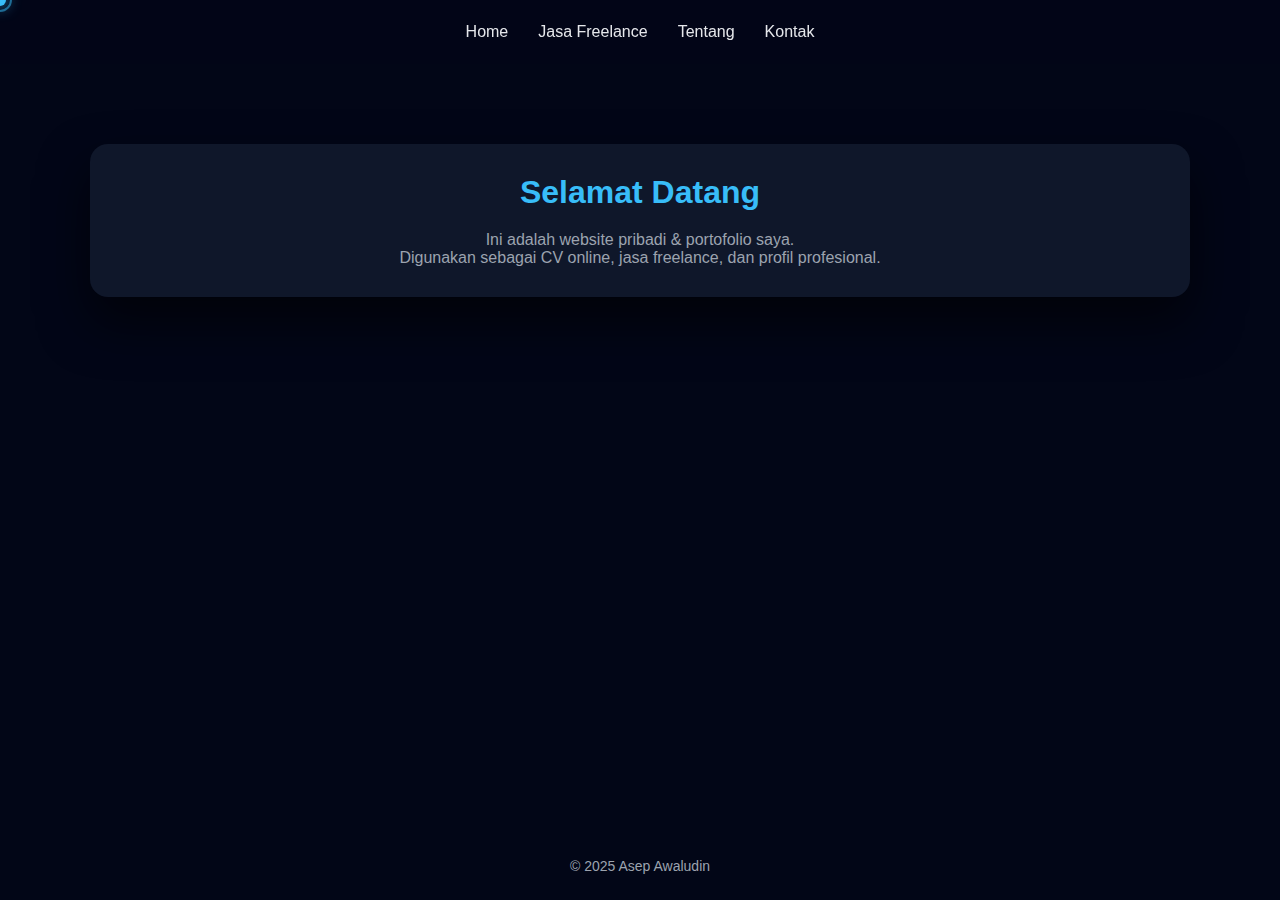
<file: index.html>
<!DOCTYPE html>
<html lang="id">
<head>
    <meta charset="UTF-8">
    <meta name="viewport" content="width=device-width, initial-scale=1.0">
    <title>Home - Asep Awaludin</title>

    <!-- CSS GLOBAL -->
    <link rel="stylesheet" href="style.css">
</head>
<body>

<!-- CUSTOM CURSOR -->
<div class="cursor"></div>
<div class="cursor-trail"></div>

<!-- NAVBAR -->
<nav>
    <ul>
        <li><a href="index.html">Home</a></li>
        <li><a href="jasa.html">Jasa Freelance</a></li>
        <li><a href="tentang.html">Tentang</a></li>
        <li><a href="kontak.html">Kontak</a></li>
    </ul>
</nav>

<!-- CONTENT -->
<div class="container">
    <h1 style="text-align:center; color:var(--accent); margin-bottom:20px;">
        Selamat Datang
    </h1>

    <p class="center" style="text-align:center; color:var(--text-muted); font-size:16px;">
        Ini adalah website pribadi & portofolio saya.<br>
        Digunakan sebagai CV online, jasa freelance, dan profil profesional.
    </p>
</div>

<!-- FOOTER -->
<footer>
    <p>© 2025 Asep Awaludin</p>
    <div class="marquee">
        <span>
            Portofolio & CV Online • Freelance Graphic Designer • Fast Respon WhatsApp •
        </span>
    </div>
</footer>

<!-- JS GLOBAL -->


</body>
    <script>
const cursor = document.querySelector('.cursor');
const trail = document.querySelector('.cursor-trail');

document.addEventListener('mousemove', e => {
    cursor.style.left = e.clientX + 'px';
    cursor.style.top = e.clientY + 'px';

    trail.animate({
        left: e.clientX + 'px',
        top: e.clientY + 'px'
    }, { duration: 120, fill: "forwards" });
});
</script>
</html>
</file>
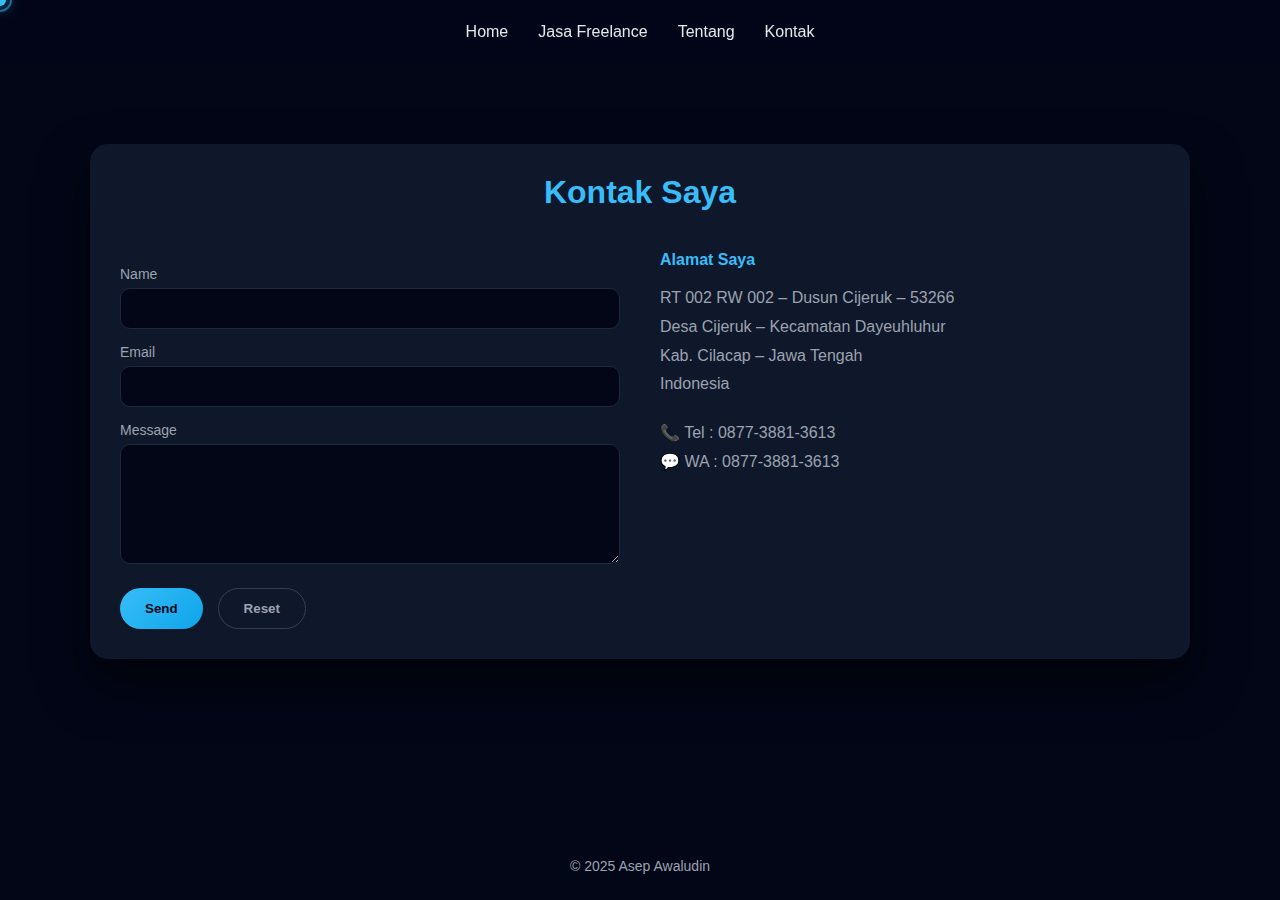
<file: kontak.html>
<!DOCTYPE html>
<html lang="id">
<head>
    <meta charset="UTF-8">
    <title>Kontak</title>
    <link rel="stylesheet" href="style.css">
</head>
<body>
    <div class="cursor"></div>
    <div class="cursor-trail"></div>
<nav>
    <ul>
        <li><a href="index.html">Home</a></li>
        <li><a href="jasa.html">Jasa Freelance</a></li>
        <li><a href="tentang.html">Tentang</a></li>
        <li><a href="kontak.html">Kontak</a></li>
    </ul>
</nav>

<div class="container">
    <div class="panel" id="contactus">
        <h1>Kontak Saya</h1>

        <div class="contact-wrapper">

            <!-- FORM -->
            <div class="contact-col">
                <div id="contact_form">
                        <form method="post" action="https://script.google.com/macros/s/AKfycbwrWKhgDvuRr06RPOk8sUBczRe1o9BHwDUjF8jBytuymwMDVKroi-ihRs654RqfMvs3/exec">
                    <label for="author">Name</label>
                        <input type="text" id="author" name="author" class="input_field" required>

                        <label for="email">Email</label>
                        <input type="email" id="email" name="email" class="input_field" required>

                        <label for="text">Message</label>
                        <textarea id="text" name="text" class="input_field textarea" required></textarea>

                        <div class="btn-group">
                            <input type="submit" class="submit_button primary" value="Send">
                            <input type="reset" class="submit_button secondary" value="Reset">
                        </div>
                    </form>
                </div>
            </div>

            <!-- ALAMAT -->
            <div class="contact-col">
                <h4>Alamat Saya</h4>
                <p>
                    RT 002 RW 002 – Dusun Cijeruk – 53266<br>
                    Desa Cijeruk – Kecamatan Dayeuhluhur<br>
                    Kab. Cilacap – Jawa Tengah<br>
                    Indonesia
                </p>

                <p class="contact-info">
                    📞 Tel : 0877-3881-3613<br>
                    💬 WA : 0877-3881-3613
                </p>
            </div>

        </div>
    </div>
</div>

<footer>
    <p>© 2025 Asep Awaludin</p>
    <div class="marquee">
        <span>Silakan hubungi saya kapan saja • Terima kasih •</span>
    </div>
</footer>

</body>
    <script>
const cursor = document.querySelector('.cursor');
const trail = document.querySelector('.cursor-trail');

document.addEventListener('mousemove', e => {
    cursor.style.left = e.clientX + 'px';
    cursor.style.top = e.clientY + 'px';

    trail.animate({
        left: e.clientX + 'px',
        top: e.clientY + 'px'
    }, { duration: 120, fill: "forwards" });
});
</script>


</html>
</file>
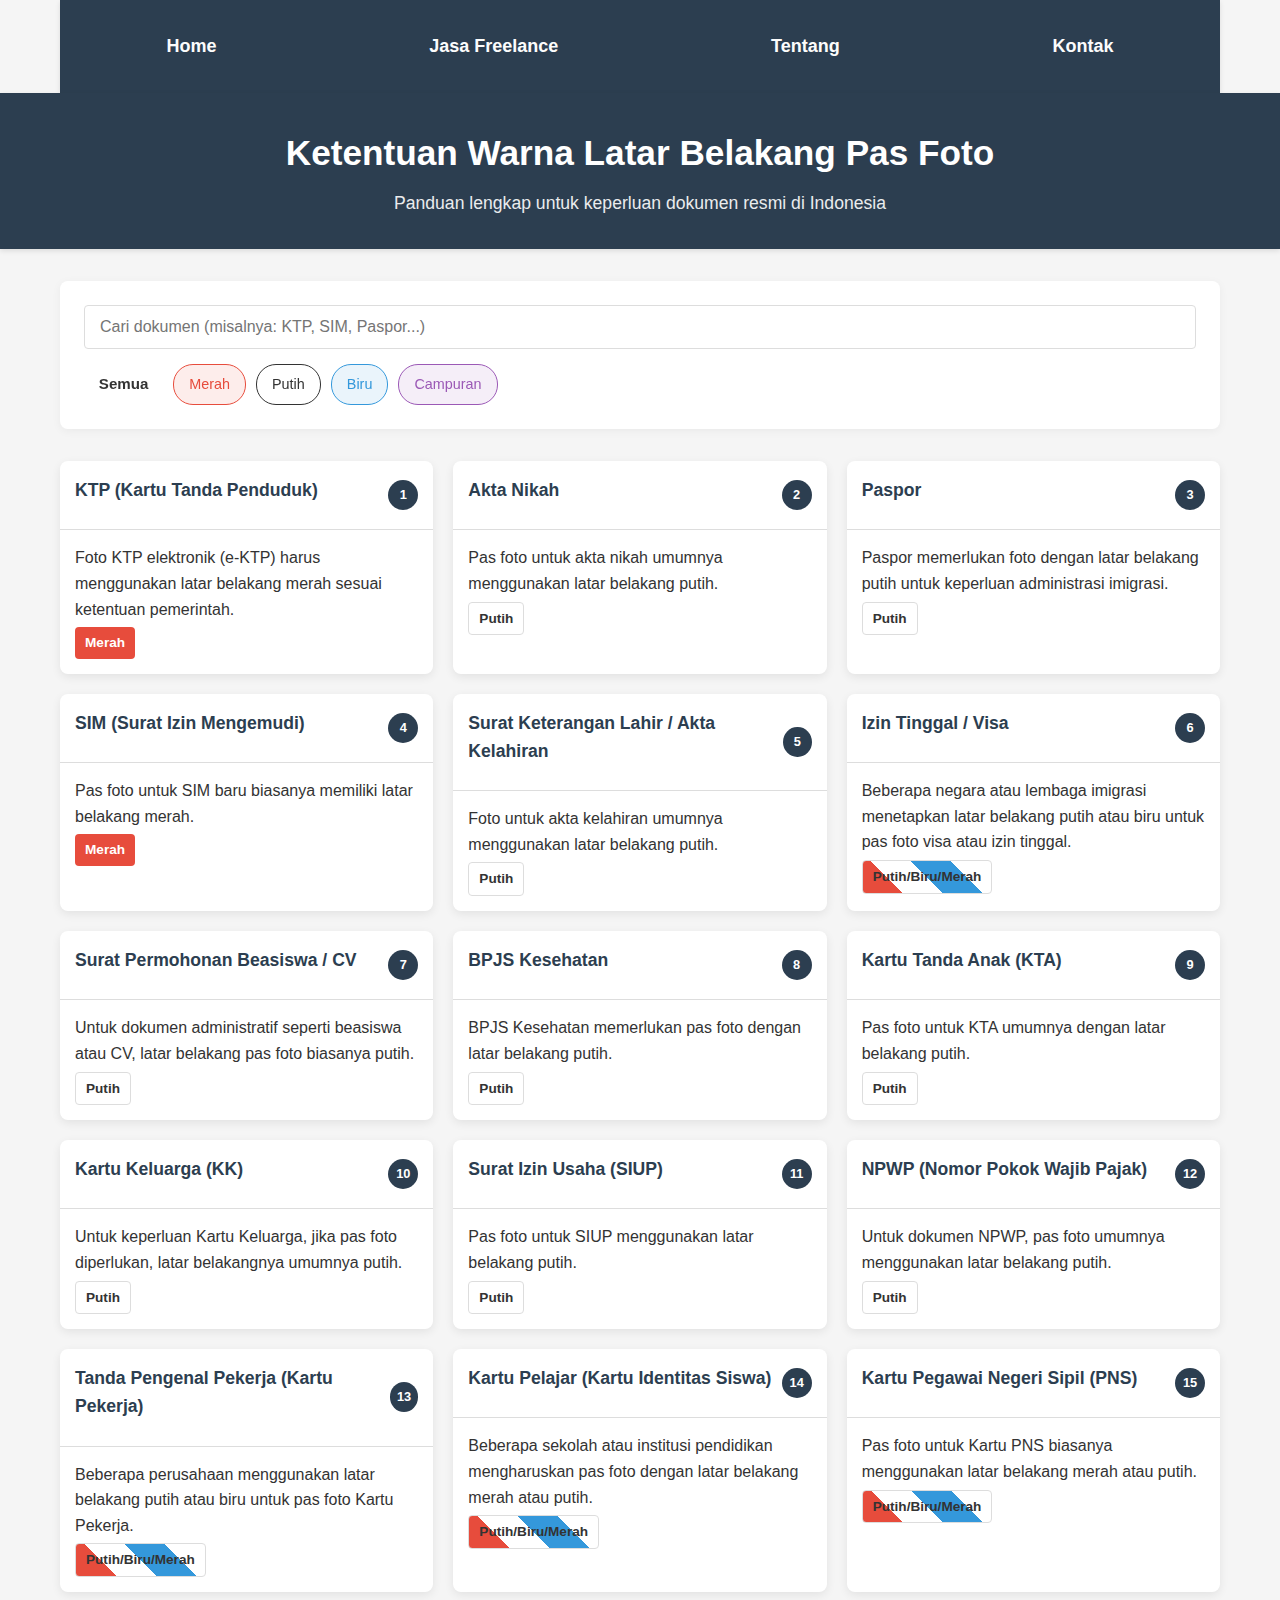
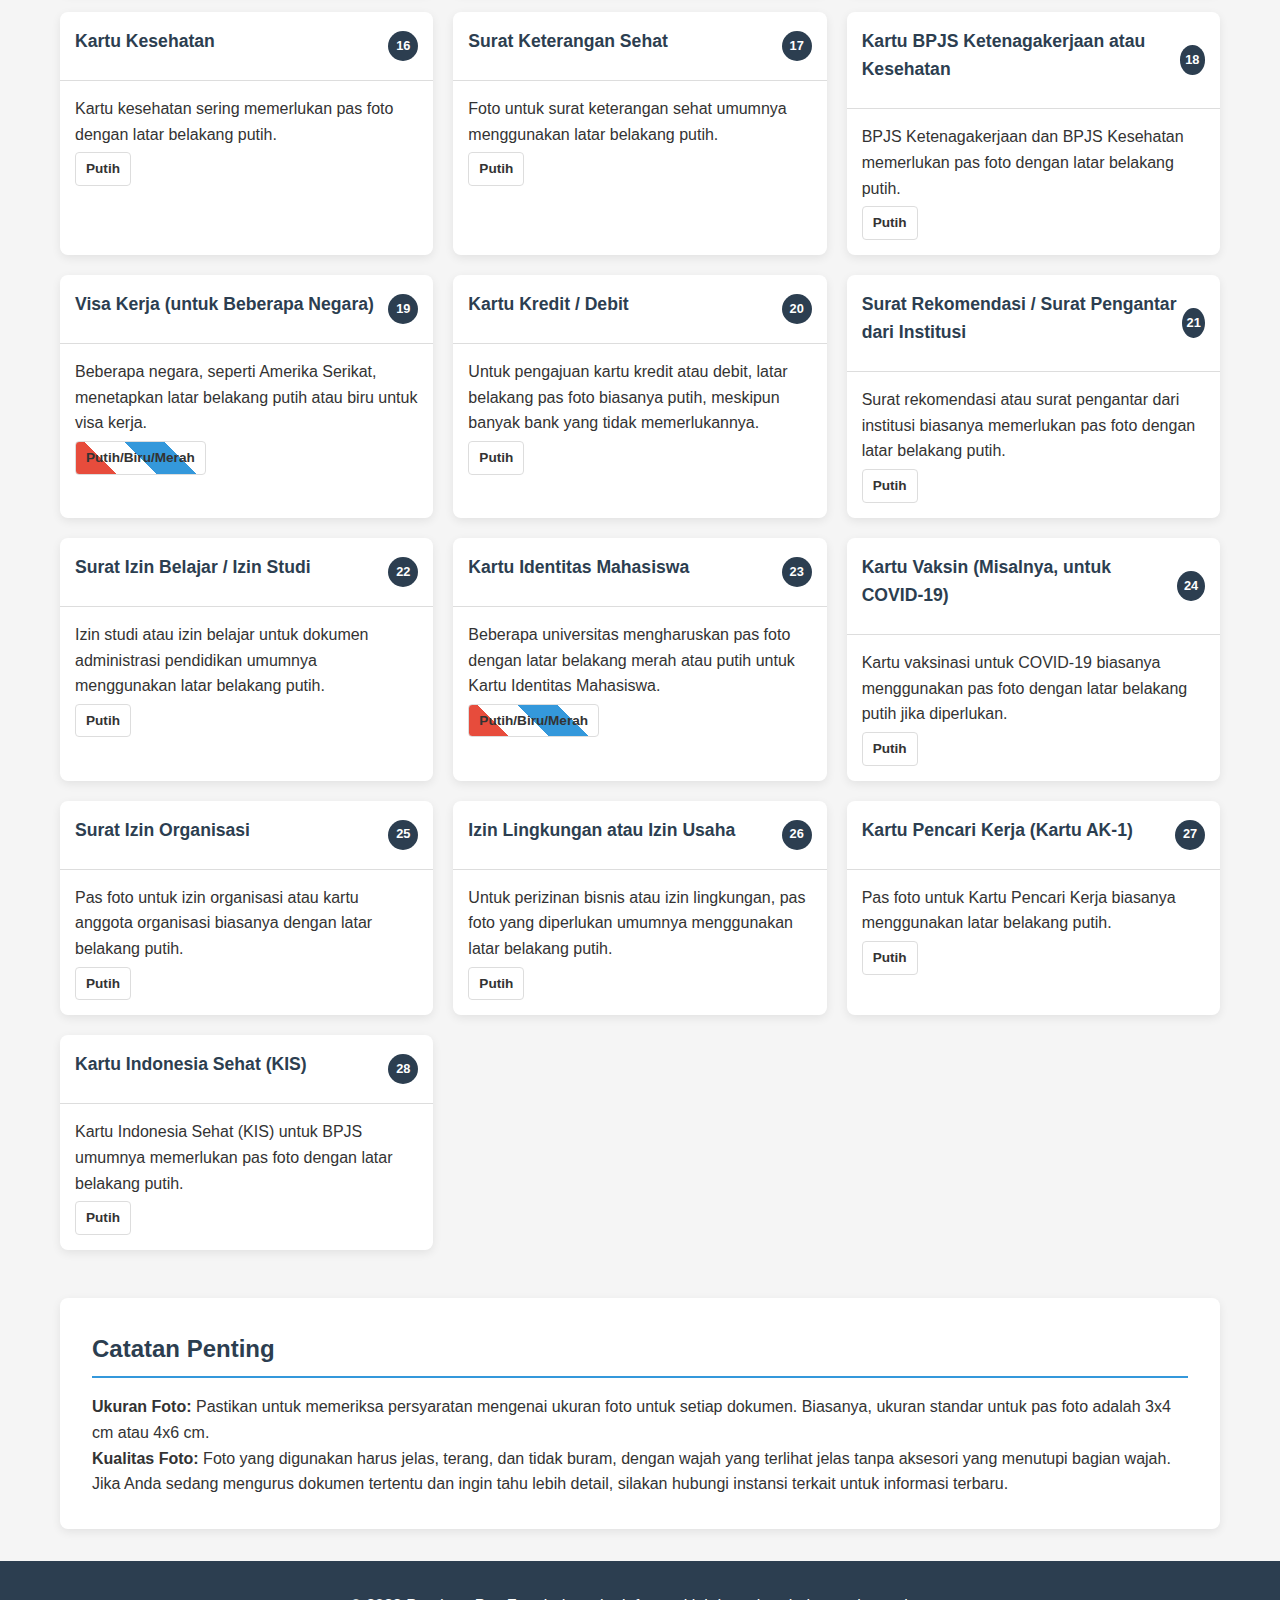
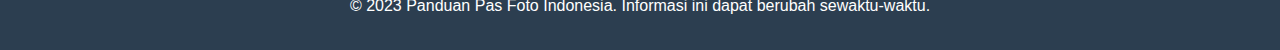
<file: pas poto.html>
<!DOCTYPE html>
<html lang="id">
<head>
    <meta charset="UTF-8">
    <meta name="viewport" content="width=device-width, initial-scale=1.0">
    <title>Ketentuan Warna Latar Belakang Pas Foto - Indonesia</title>
    <style>
        :root {
            --primary-color: #2c3e50;
            --secondary-color: #3498db;
            --white-color: #ffffff;
            --red-color: #e74c3c;
            --blue-color: #3498db;
            --light-gray: #f5f5f5;
            --border-color: #ddd;
        }
        
        * {
            margin: 0;
            padding: 0;
            box-sizing: border-box;
            font-family: 'Segoe UI', Tahoma, Geneva, Verdana, sans-serif;
        }
        
        body {
            background-color: var(--light-gray);
            color: #333;
            line-height: 1.6;
        }
        
        header {
            background-color: var(--primary-color);
            color: var(--white-color);
            padding: 2rem 0;
            text-align: center;
            box-shadow: 0 2px 5px rgba(0,0,0,0.1);
        }
        
        h1 {
            font-size: 2.2rem;
            margin-bottom: 0.5rem;
        }
        
        .subtitle {
            font-size: 1.1rem;
            opacity: 0.9;
            max-width: 800px;
            margin: 0 auto;
        }
        
        .container {
            max-width: 1200px;
            margin: 0 auto;
            padding: 0 20px;
        }
        
        .search-container {
            background-color: var(--white-color);
            padding: 1.5rem;
            border-radius: 8px;
            box-shadow: 0 2px 10px rgba(0,0,0,0.05);
            margin: 2rem 0;
            position: sticky;
            top: 10px;
            z-index: 100;
        }
        
        #searchInput {
            width: 100%;
            padding: 12px 15px;
            border: 1px solid var(--border-color);
            border-radius: 4px;
            font-size: 1rem;
            transition: border 0.3s;
        }
        
        #searchInput:focus {
            outline: none;
            border-color: var(--secondary-color);
            box-shadow: 0 0 0 2px rgba(52, 152, 219, 0.2);
        }
        
        .color-filters {
            display: flex;
            flex-wrap: wrap;
            gap: 10px;
            margin-top: 15px;
        }
        
        .color-filter {
            padding: 8px 15px;
            border-radius: 20px;
            cursor: pointer;
            font-size: 0.9rem;
            transition: all 0.3s;
            border: 1px solid transparent;
        }
        
        .color-filter.active {
            transform: scale(1.05);
            font-weight: bold;
        }
        
        .color-filter.red {
            background-color: rgba(231, 76, 60, 0.1);
            color: var(--red-color);
            border-color: var(--red-color);
        }
        
        .color-filter.white {
            background-color: rgba(255, 255, 255, 0.1);
            color: #333;
            border-color: #333;
        }
        
        .color-filter.blue {
            background-color: rgba(52, 152, 219, 0.1);
            color: var(--blue-color);
            border-color: var(--blue-color);
        }
        
        .color-filter.mixed {
            background-color: rgba(155, 89, 182, 0.1);
            color: #9b59b6;
            border-color: #9b59b6;
        }
        
        .documents-grid {
            display: grid;
            grid-template-columns: repeat(auto-fill, minmax(300px, 1fr));
            gap: 20px;
            margin-bottom: 3rem;
        }
        
        .document-card {
            background-color: var(--white-color);
            border-radius: 8px;
            overflow: hidden;
            box-shadow: 0 3px 10px rgba(0,0,0,0.08);
            transition: transform 0.3s, box-shadow 0.3s;
        }
        
        .document-card:hover {
            transform: translateY(-5px);
            box-shadow: 0 5px 15px rgba(0,0,0,0.1);
        }
        
        .document-header {
            padding: 15px;
            display: flex;
            justify-content: space-between;
            align-items: center;
            border-bottom: 1px solid var(--border-color);
        }
        
        .document-number {
            background-color: var(--primary-color);
            color: var(--white-color);
            width: 30px;
            height: 30px;
            border-radius: 50%;
            display: flex;
            align-items: center;
            justify-content: center;
            font-size: 0.8rem;
            font-weight: bold;
        }
        
        .document-body {
            padding: 15px;
        }
        
        .document-title {
            font-size: 1.1rem;
            margin-bottom: 10px;
            color: var(--primary-color);
        }
        
        .color-indicator {
            display: inline-block;
            padding: 5px 10px;
            border-radius: 4px;
            font-size: 0.85rem;
            font-weight: bold;
            margin-top: 5px;
        }
        
        .color-red {
            background-color: var(--red-color);
            color: white;
        }
        
        .color-white {
            background-color: var(--white-color);
            color: #333;
            border: 1px solid var(--border-color);
        }
        
        .color-blue {
            background-color: var(--blue-color);
            color: white;
        }
        
        .color-mixed {
            background: linear-gradient(45deg, var(--red-color) 25%, var(--white-color) 25%, var(--white-color) 50%, var(--blue-color) 50%, var(--blue-color) 75%, var(--white-color) 75%);
            color: #333;
            border: 1px solid var(--border-color);
        }
        
        .notes-section {
            background-color: var(--white-color);
            padding: 2rem;
            border-radius: 8px;
            box-shadow: 0 3px 10px rgba(0,0,0,0.08);
            margin-bottom: 2rem;
        }
        
        .notes-section h2 {
            color: var(--primary-color);
            margin-bottom: 1rem;
            border-bottom: 2px solid var(--secondary-color);
            padding-bottom: 0.5rem;
        }
        
        footer {
            background-color: var(--primary-color);
            color: var(--white-color);
            text-align: center;
            padding: 2rem 0;
            margin-top: 2rem;
        }
        
        .no-results {
            grid-column: 1 / -1;
            text-align: center;
            padding: 2rem;
            background-color: var(--white-color);
            border-radius: 8px;
            box-shadow: 0 3px 10px rgba(0,0,0,0.08);
        }
        
        @media (max-width: 768px) {
            .documents-grid {
                grid-template-columns: 1fr;
            }
            
            h1 {
                font-size: 1.8rem;
            }
        }
nav ul {
            display: flex;
            justify-content: center; /* Menjaga menu agar berada di tengah */
            list-style: none;
            margin: 0 auto;
            padding: 0;
        }

        nav ul li {
            margin: 0 auto; /* Jarak antar menu */
        }

        nav ul li a {
            text-decoration: none;
            font-weight: bolder;
            color: #fcfcfc;
            font-size: 18px;
        }

        nav ul li a:hover {
            color: #06ff06; /* Efek hover */
        }
                    
    </style>
</head>
<body>
<center>
     <div class="cursor"></div>
    <div class="cursor-trail"></div>
    <div class="container">
<header>
<nav>
    <ul>
        <li><a href="index.html">Home</a></li>
        <li><a href="jasa.html">Jasa Freelance</a></li>
        <li><a href="tentang.html">Tentang</a></li>
        <li><a href="kontak.html">Kontak</a></li>
    </ul>
</nav>
</header>
</center>
    <header>
        <div class="container">
            <h1>Ketentuan Warna Latar Belakang Pas Foto</h1>
            <p class="subtitle">Panduan lengkap untuk keperluan dokumen resmi di Indonesia</p>
        </div>
    </header>
    
    <div class="container">
        <div class="search-container">
            <input type="text" id="searchInput" placeholder="Cari dokumen (misalnya: KTP, SIM, Paspor...)">
            <div class="color-filters">
                <div class="color-filter active" data-color="all">Semua</div>
                <div class="color-filter red" data-color="red">Merah</div>
                <div class="color-filter white" data-color="white">Putih</div>
                <div class="color-filter blue" data-color="blue">Biru</div>
                <div class="color-filter mixed" data-color="mixed">Campuran</div>
            </div>
        </div>
        
        <div class="documents-grid" id="documentsContainer">
            <!-- Dokumen akan dimasukkan di sini melalui JavaScript -->
        </div>
        
        <div class="notes-section">
            <h2>Catatan Penting</h2>
            <p><strong>Ukuran Foto:</strong> Pastikan untuk memeriksa persyaratan mengenai ukuran foto untuk setiap dokumen. Biasanya, ukuran standar untuk pas foto adalah 3x4 cm atau 4x6 cm.</p>
            <p><strong>Kualitas Foto:</strong> Foto yang digunakan harus jelas, terang, dan tidak buram, dengan wajah yang terlihat jelas tanpa aksesori yang menutupi bagian wajah.</p>
            <p>Jika Anda sedang mengurus dokumen tertentu dan ingin tahu lebih detail, silakan hubungi instansi terkait untuk informasi terbaru.</p>
        </div>
    </div>
    
    <footer>
        <div class="container">
            <p>&copy; 2023 Panduan Pas Foto Indonesia. Informasi ini dapat berubah sewaktu-waktu.</p>
        </div>
    </footer>

    <script>
        // Data dokumen
        const documents = [
            { id: 1, name: "KTP (Kartu Tanda Penduduk)", color: "red", description: "Foto KTP elektronik (e-KTP) harus menggunakan latar belakang merah sesuai ketentuan pemerintah." },
            { id: 2, name: "Akta Nikah", color: "white", description: "Pas foto untuk akta nikah umumnya menggunakan latar belakang putih." },
            { id: 3, name: "Paspor", color: "white", description: "Paspor memerlukan foto dengan latar belakang putih untuk keperluan administrasi imigrasi." },
            { id: 4, name: "SIM (Surat Izin Mengemudi)", color: "red", description: "Pas foto untuk SIM baru biasanya memiliki latar belakang merah." },
            { id: 5, name: "Surat Keterangan Lahir / Akta Kelahiran", color: "white", description: "Foto untuk akta kelahiran umumnya menggunakan latar belakang putih." },
            { id: 6, name: "Izin Tinggal / Visa", color: "mixed", description: "Beberapa negara atau lembaga imigrasi menetapkan latar belakang putih atau biru untuk pas foto visa atau izin tinggal." },
            { id: 7, name: "Surat Permohonan Beasiswa / CV", color: "white", description: "Untuk dokumen administratif seperti beasiswa atau CV, latar belakang pas foto biasanya putih." },
            { id: 8, name: "BPJS Kesehatan", color: "white", description: "BPJS Kesehatan memerlukan pas foto dengan latar belakang putih." },
            { id: 9, name: "Kartu Tanda Anak (KTA)", color: "white", description: "Pas foto untuk KTA umumnya dengan latar belakang putih." },
            { id: 10, name: "Kartu Keluarga (KK)", color: "white", description: "Untuk keperluan Kartu Keluarga, jika pas foto diperlukan, latar belakangnya umumnya putih." },
            { id: 11, name: "Surat Izin Usaha (SIUP)", color: "white", description: "Pas foto untuk SIUP menggunakan latar belakang putih." },
            { id: 12, name: "NPWP (Nomor Pokok Wajib Pajak)", color: "white", description: "Untuk dokumen NPWP, pas foto umumnya menggunakan latar belakang putih." },
            { id: 13, name: "Tanda Pengenal Pekerja (Kartu Pekerja)", color: "mixed", description: "Beberapa perusahaan menggunakan latar belakang putih atau biru untuk pas foto Kartu Pekerja." },
            { id: 14, name: "Kartu Pelajar (Kartu Identitas Siswa)", color: "mixed", description: "Beberapa sekolah atau institusi pendidikan mengharuskan pas foto dengan latar belakang merah atau putih." },
            { id: 15, name: "Kartu Pegawai Negeri Sipil (PNS)", color: "mixed", description: "Pas foto untuk Kartu PNS biasanya menggunakan latar belakang merah atau putih." },
            { id: 16, name: "Kartu Kesehatan", color: "white", description: "Kartu kesehatan sering memerlukan pas foto dengan latar belakang putih." },
            { id: 17, name: "Surat Keterangan Sehat", color: "white", description: "Foto untuk surat keterangan sehat umumnya menggunakan latar belakang putih." },
            { id: 18, name: "Kartu BPJS Ketenagakerjaan atau Kesehatan", color: "white", description: "BPJS Ketenagakerjaan dan BPJS Kesehatan memerlukan pas foto dengan latar belakang putih." },
            { id: 19, name: "Visa Kerja (untuk Beberapa Negara)", color: "mixed", description: "Beberapa negara, seperti Amerika Serikat, menetapkan latar belakang putih atau biru untuk visa kerja." },
            { id: 20, name: "Kartu Kredit / Debit", color: "white", description: "Untuk pengajuan kartu kredit atau debit, latar belakang pas foto biasanya putih, meskipun banyak bank yang tidak memerlukannya." },
            { id: 21, name: "Surat Rekomendasi / Surat Pengantar dari Institusi", color: "white", description: "Surat rekomendasi atau surat pengantar dari institusi biasanya memerlukan pas foto dengan latar belakang putih." },
            { id: 22, name: "Surat Izin Belajar / Izin Studi", color: "white", description: "Izin studi atau izin belajar untuk dokumen administrasi pendidikan umumnya menggunakan latar belakang putih." },
            { id: 23, name: "Kartu Identitas Mahasiswa", color: "mixed", description: "Beberapa universitas mengharuskan pas foto dengan latar belakang merah atau putih untuk Kartu Identitas Mahasiswa." },
            { id: 24, name: "Kartu Vaksin (Misalnya, untuk COVID-19)", color: "white", description: "Kartu vaksinasi untuk COVID-19 biasanya menggunakan pas foto dengan latar belakang putih jika diperlukan." },
            { id: 25, name: "Surat Izin Organisasi", color: "white", description: "Pas foto untuk izin organisasi atau kartu anggota organisasi biasanya dengan latar belakang putih." },
            { id: 26, name: "Izin Lingkungan atau Izin Usaha", color: "white", description: "Untuk perizinan bisnis atau izin lingkungan, pas foto yang diperlukan umumnya menggunakan latar belakang putih." },
            { id: 27, name: "Kartu Pencari Kerja (Kartu AK-1)", color: "white", description: "Pas foto untuk Kartu Pencari Kerja biasanya menggunakan latar belakang putih." },
            { id: 28, name: "Kartu Indonesia Sehat (KIS)", color: "white", description: "Kartu Indonesia Sehat (KIS) untuk BPJS umumnya memerlukan pas foto dengan latar belakang putih." }
        ];

        // Fungsi untuk menampilkan dokumen
        function displayDocuments(docs) {
            const container = document.getElementById('documentsContainer');
            
            if (docs.length === 0) {
                container.innerHTML = '<div class="no-results"><p>Tidak ada dokumen yang sesuai dengan pencarian Anda.</p></div>';
                return;
            }
            
            container.innerHTML = docs.map(doc => `
                <div class="document-card" data-color="${doc.color}">
                    <div class="document-header">
                        <h3 class="document-title">${doc.name}</h3>
                        <div class="document-number">${doc.id}</div>
                    </div>
                    <div class="document-body">
                        <p>${doc.description}</p>
                        <div class="color-indicator ${doc.color === 'mixed' ? 'color-mixed' : `color-${doc.color}`}">
                            ${doc.color === 'red' ? 'Merah' : 
                              doc.color === 'white' ? 'Putih' : 
                              doc.color === 'blue' ? 'Biru' : 'Putih/Biru/Merah'}
                        </div>
                    </div>
                </div>
            `).join('');
        }

        // Fungsi untuk memfilter dokumen
        function filterDocuments() {
            const searchTerm = document.getElementById('searchInput').value.toLowerCase();
            const activeColor = document.querySelector('.color-filter.active').dataset.color;
            
            let filteredDocs = documents;
            
            // Filter berdasarkan pencarian
            if (searchTerm) {
                filteredDocs = filteredDocs.filter(doc => 
                    doc.name.toLowerCase().includes(searchTerm) || 
                    doc.description.toLowerCase().includes(searchTerm)
                );
            }
            
            // Filter berdasarkan warna
            if (activeColor !== 'all') {
                filteredDocs = filteredDocs.filter(doc => doc.color === activeColor);
            }
            
            displayDocuments(filteredDocs);
        }

        // Inisialisasi
        document.addEventListener('DOMContentLoaded', () => {
            displayDocuments(documents);
            
            // Event listener untuk pencarian
            document.getElementById('searchInput').addEventListener('input', filterDocuments);
            
            // Event listener untuk filter warna
            document.querySelectorAll('.color-filter').forEach(filter => {
                filter.addEventListener('click', function() {
                    document.querySelectorAll('.color-filter').forEach(f => f.classList.remove('active'));
                    this.classList.add('active');
                    filterDocuments();
                });
            });
        });
    </script>
</body>

    <script>
const cursor = document.querySelector('.cursor');
const trail = document.querySelector('.cursor-trail');

document.addEventListener('mousemove', e => {
    cursor.style.left = e.clientX + 'px';
    cursor.style.top = e.clientY + 'px';

    trail.animate({
        left: e.clientX + 'px',
        top: e.clientY + 'px'
    }, { duration: 120, fill: "forwards" });
});
</script>
</html>
</file>
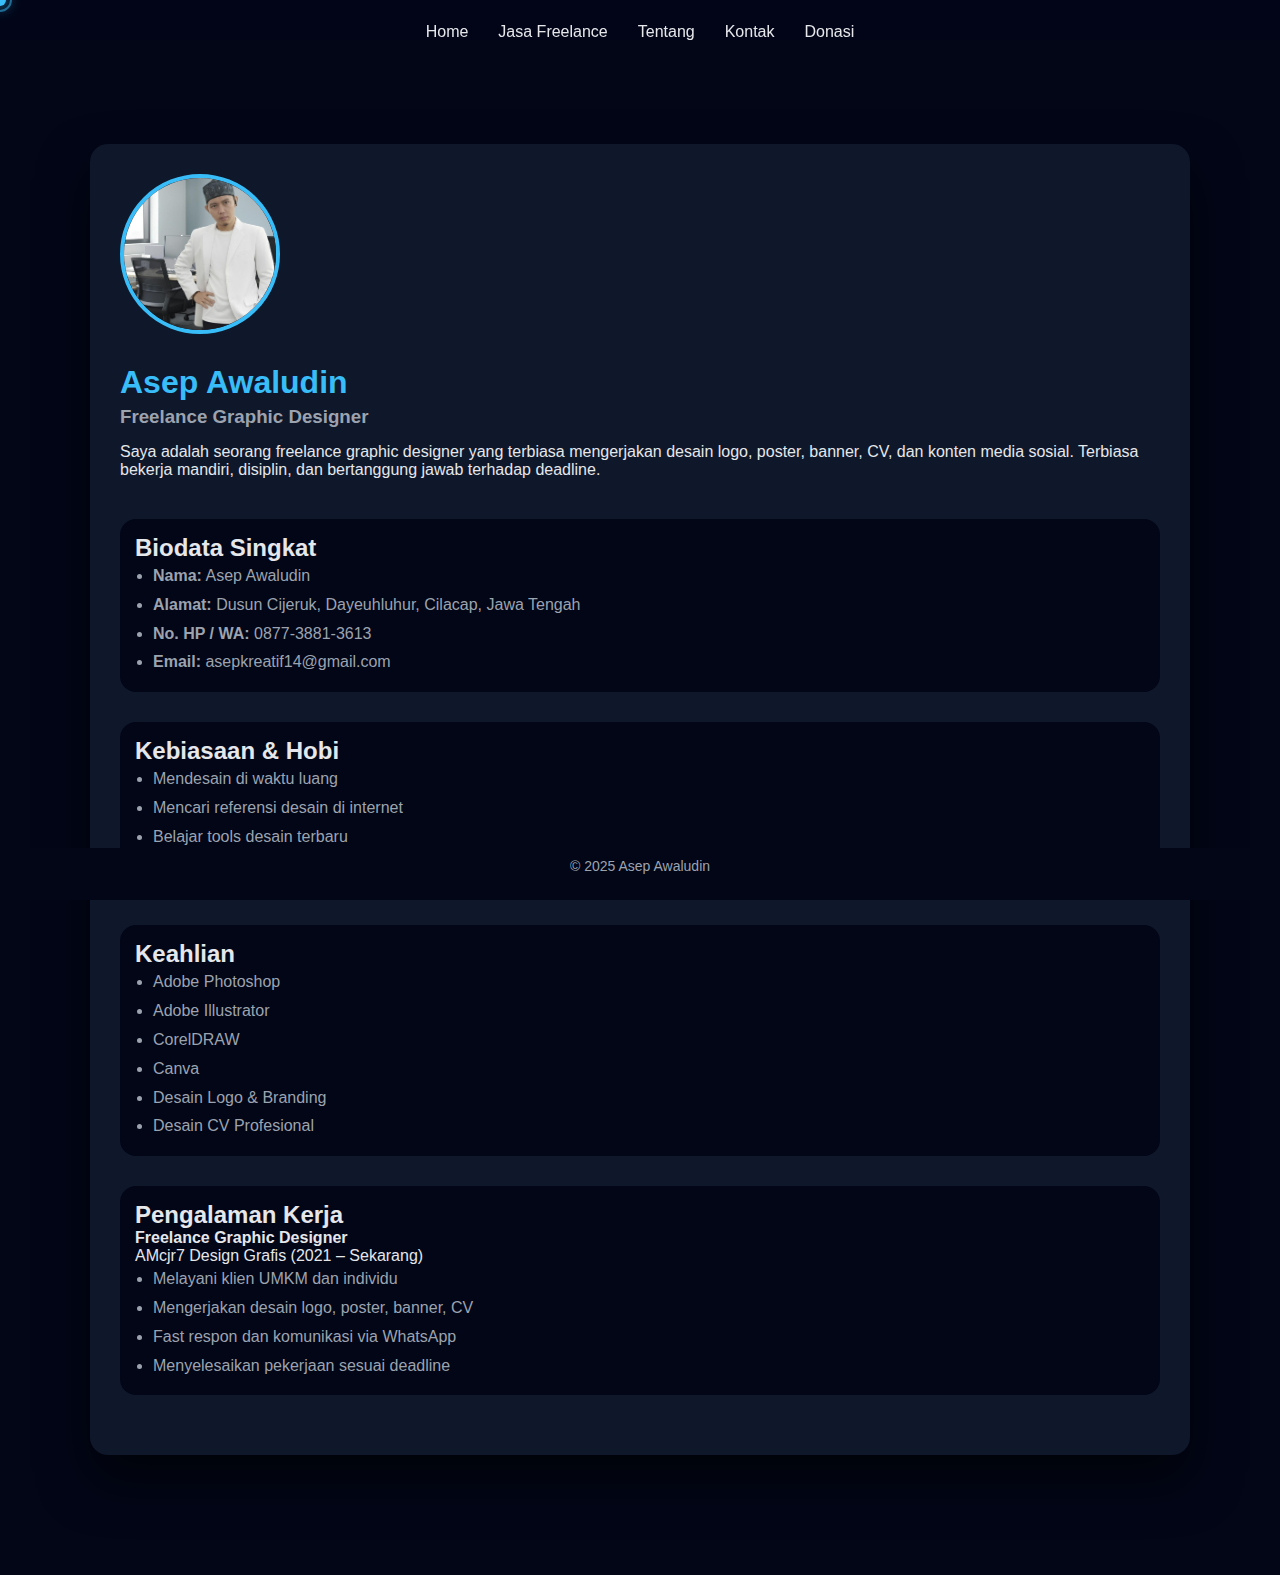
<file: tentang.html>
<!DOCTYPE html>
<html lang="id">
<head>
    <meta charset="UTF-8">
    <title>Tentang Saya</title>
    <link rel="stylesheet" href="style.css">
</head>
<body>
    <div class="cursor"></div>
    <div class="cursor-trail"></div>
<nav>
    <ul>
        <li><a href="index.html">Home</a></li>
        <li><a href="jasa.html">Jasa Freelance</a></li>
        <li><a href="tentang.html">Tentang</a></li>
        <li><a href="kontak.html">Kontak</a></li>
        <li><a href="https://asepkreatif14.github.io/berbagi/">Donasi</a></li>
    </ul>
</nav>

<!-- CONTENT -->
<div class="container">

    <!-- PROFIL -->
    <section class="profile">
        <div class="profile-img">
            <img src="asep.jpeg" alt="Asep Awaludin">
        </div>

        <div class="profile-info">
            <h1>Asep Awaludin</h1>
            <h3>Freelance Graphic Designer</h3>
            <p>
                Saya adalah seorang freelance graphic designer yang terbiasa mengerjakan
                desain logo, poster, banner, CV, dan konten media sosial.
                Terbiasa bekerja mandiri, disiplin, dan bertanggung jawab terhadap deadline.
            </p>
        </div>
    </section>

    <!-- BIODATA -->
    <section class="card">
        <h2>Biodata Singkat</h2>
        <ul class="list">
            <li><strong>Nama:</strong> Asep Awaludin</li>
            <li><strong>Alamat:</strong> Dusun Cijeruk, Dayeuhluhur, Cilacap, Jawa Tengah</li>
            <li><strong>No. HP / WA:</strong> 0877-3881-3613</li>
            <li><strong>Email:</strong> asepkreatif14@gmail.com</li>
        </ul>
    </section>

    <!-- KEBIASAAN & HOBI -->
    <section class="card">
        <h2>Kebiasaan & Hobi</h2>
        <ul class="list">
            <li>Mendesain di waktu luang</li>
            <li>Mencari referensi desain di internet</li>
            <li>Belajar tools desain terbaru</li>
            <li>Mendengarkan musik saat bekerja</li>
        </ul>
    </section>

    <!-- KEAHLIAN -->
    <section class="card">
        <h2>Keahlian</h2>
        <ul class="list">
            <li>Adobe Photoshop</li>
            <li>Adobe Illustrator</li>
            <li>CorelDRAW</li>
            <li>Canva</li>
            <li>Desain Logo & Branding</li>
            <li>Desain CV Profesional</li>
        </ul>
    </section>

    <!-- PENGALAMAN KERJA -->
    <section class="card">
        <h2>Pengalaman Kerja</h2>
        <p>
            <strong>Freelance Graphic Designer</strong> <br>
            AMcjr7 Design Grafis (2021 – Sekarang)
        </p>
        <ul class="list">
            <li>Melayani klien UMKM dan individu</li>
            <li>Mengerjakan desain logo, poster, banner, CV</li>
            <li>Fast respon dan komunikasi via WhatsApp</li>
            <li>Menyelesaikan pekerjaan sesuai deadline</li>
        </ul>
    </section>

</div>

<footer>
    <p>© 2025 Asep Awaludin</p>
    <div class="marquee">
        <span>Profesional • Elegan • Terpercaya •</span>
    </div>
</footer>

</body>
    <script>
const cursor = document.querySelector('.cursor');
const trail = document.querySelector('.cursor-trail');

document.addEventListener('mousemove', e => {
    cursor.style.left = e.clientX + 'px';
    cursor.style.top = e.clientY + 'px';

    trail.animate({
        left: e.clientX + 'px',
        top: e.clientY + 'px'
    }, { duration: 120, fill: "forwards" });
});
</script>

</html>
</file>
<file: style.css>
:root {
    --bg-main: #020617;
    --bg-card: #0f172a;
    --text-main: #e5e7eb;
    --text-muted: #9ca3af;
    --accent: #38bdf8;
}

* {
    margin: 0;
    padding: 0;
    box-sizing: border-box;
    font-family: 'Segoe UI', sans-serif;
}

body {
    background: var(--bg-main);
    color: var(--text-main);
    overflow-x: hidden;
    cursor: none;
}

/* ===== CUSTOM CURSOR ===== */
.cursor {
    position: fixed;
    width: 12px;
    height: 12px;
    background: var(--accent);
    border-radius: 50%;
    pointer-events: none;
    box-shadow: 0 0 15px var(--accent);
    transform: translate(-50%, -50%);
    transition: transform 0.08s ease;
    z-index: 9999;
}

.cursor-trail {
    position: fixed;
    width: 24px;
    height: 24px;
    border: 2px solid var(--accent);
    border-radius: 50%;
    pointer-events: none;
    transform: translate(-50%, -50%);
    opacity: 0.5;
    z-index: 9998;
}

/* ===== NAVBAR ===== */
nav {
    background: rgba(2, 6, 23, 0.85);
    backdrop-filter: blur(10px);
    padding: 15px;
    position: sticky;
    top: 0;
    z-index: 1000;
}

nav ul {
    display: flex;
    justify-content: center;
    list-style: none;
    flex-wrap: wrap;
}

nav ul li {
    margin: 8px 15px;
}

nav ul li a {
    color: var(--text-main);
    text-decoration: none;
    font-weight: 500;
    position: relative;
}

nav ul li a::after {
    content: "";
    position: absolute;
    width: 0;
    height: 2px;
    background: var(--accent);
    left: 0;
    bottom: -5px;
    transition: 0.3s;
}

nav ul li a:hover::after {
    width: 100%;
}

/* ===== CONTAINER ===== */
.container {
    max-width: 1100px;
    margin: 80px auto 120px;
    padding: 30px;
    background: var(--bg-card);
    border-radius: 18px;
    box-shadow: 0 25px 50px rgba(0,0,0,0.6);
}

/* ===== IMAGE AUTO FIT ===== */
.img-box {
    width: 100%;
    height: 260px;
    border-radius: 14px;
    overflow: hidden;
    margin-bottom: 15px;
}

.img-box img {
    width: 100%;
    height: 100%;
    object-fit: cover;
}

/* ===== CARD ===== */
.card-grid {
    display: grid;
    grid-template-columns: repeat(auto-fit, minmax(260px, 1fr));
    gap: 20px;
}

.card {
    background: #020617;
    padding: 15px;
    border-radius: 16px;
    transition: 0.3s;
}

.card:hover {
    transform: translateY(-6px);
    box-shadow: 0 20px 40px rgba(56,189,248,0.3);
}

/* ===== FOOTER ===== */
footer {
    background: #020617;
    position: fixed;
    bottom: 0;
    width: 100%;
    text-align: center;
    padding: 10px;
    font-size: 14px;
    color: var(--text-muted);
}

/* ===== RUNNING TEXT ===== */
.marquee {
    overflow: hidden;
    white-space: nowrap;
}

.marquee span {
    display: inline-block;
    padding-left: 100%;
    animation: marquee 18s linear infinite;
}

@keyframes marquee {
    0% { transform: translateX(0); }
    100% { transform: translateX(-100%); }
}

/* ===== RESPONSIVE ===== */
@media (max-width: 600px) {
    .container {
        margin: 60px 10px 120px;
        padding: 20px;
    }
}

/* ===== CONTACT ===== */
.panel h1 {
    text-align: center;
    margin-bottom: 40px;
    color: var(--accent);
}

.contact-wrapper {
    display: grid;
    grid-template-columns: repeat(auto-fit, minmax(320px, 1fr));
    gap: 40px;
}

.contact-col h4 {
    margin-bottom: 15px;
    color: var(--accent);
}

.contact-col p {
    color: var(--text-muted);
    line-height: 1.8;
}

/* FORM */
#contact_form label {
    display: block;
    margin-bottom: 6px;
    margin-top: 15px;
    font-size: 14px;
    color: var(--text-muted);
}

.input_field {
    width: 100%;
    padding: 12px 14px;
    background: #020617;
    border: 1px solid #1e293b;
    border-radius: 10px;
    color: var(--text-main);
    outline: none;
    transition: 0.3s;
}

.input_field:focus {
    border-color: var(--accent);
    box-shadow: 0 0 10px rgba(56,189,248,0.3);
}

.textarea {
    min-height: 120px;
    resize: vertical;
}

/* BUTTON */
.btn-group {
    display: flex;
    gap: 15px;
    margin-top: 20px;
}

.submit_button {
    padding: 12px 25px;
    border-radius: 30px;
    border: none;
    cursor: pointer;
    font-weight: bold;
    transition: 0.3s;
}

.submit_button.primary {
    background: linear-gradient(135deg, #38bdf8, #0ea5e9);
    color: #020617;
}

.submit_button.secondary {
    background: transparent;
    color: var(--text-muted);
    border: 1px solid #334155;
}

.submit_button:hover {
    transform: translateY(-3px);
    box-shadow: 0 10px 25px rgba(56,189,248,0.35);
}

/* CONTACT INFO */
.contact-info {
    margin-top: 20px;
    font-weight: 500;
}


/* tool icon coreldraw */
/*  background terang
.tools {
    margin-top: 30px;
    display: flex;
    justify-content: center;
    gap: 18px;
    flex-wrap: wrap;
}

.tools img {
    height: 42px;
    padding: 10px;
    background: #ffffff;          
    border-radius: 12px;
    transition: 0.3s;
    box-shadow: 0 10px 25px rgba(0,0,0,0.35);
}

.tools img:hover {
    transform: scale(1.15);
    box-shadow: 0 0 25px rgba(56,189,248,0.6);
}
*/

.tools img {
    height: 42px;
    transition: 0.3s;
}

.tools img:hover {
    transform: scale(1.15);
    filter: drop-shadow(0 0 15px rgba(56,189,248,0.6));
}


/* ===== PROFILE ===== */
.profile {
    display: flex;
    gap: 30px;
    align-items: center;
    margin-bottom: 40px;
    flex-wrap: wrap;
}

.profile-img {
    width: 160px;
    height: 160px;
    border-radius: 50%;
    overflow: hidden;
    border: 4px solid var(--accent);
}

.profile-img img {
    width: 100%;
    height: 100%;
    object-fit: cover;
}

.profile-info h1 {
    color: var(--accent);
    margin-bottom: 5px;
}

.profile-info h3 {
    color: var(--text-muted);
    margin-bottom: 15px;
}

/* ===== LIST ===== */
.list {
    padding-left: 18px;
    line-height: 1.8;
}

.list li {
    color: var(--text-muted);
}

/* ===== CARD SECTION ===== */
.container section.card {
    margin-bottom: 30px;
}

/* ===== POPUP WELCOME ===== */
.popup {
    position: fixed;
    inset: 0;
    background: rgba(2, 6, 23, 0.85);
    backdrop-filter: blur(6px);
    display: flex;
    justify-content: center;
    align-items: center;
    z-index: 90000; /* di bawah cursor */
}

.popup-content {
    background: var(--bg-card);
    padding: 40px 32px;
    border-radius: 22px;
    text-align: center;
    max-width: 420px;
    width: 90%;
    box-shadow: 0 30px 60px rgba(0,0,0,0.6);
    animation: popupFade 0.5s ease-out;
}

@keyframes popupFade {
    from {
        transform: scale(0.85);
        opacity: 0;
    }
    to {
        transform: scale(1);
        opacity: 1;
    }
}

/* ===== RAINBOW TEXT ===== */
.rainbow-text {
    font-size: 38px;
    font-weight: bold;
    margin-bottom: 14px;
    background: linear-gradient(
        270deg,
        red, orange, yellow, green, cyan, blue, violet
    );
    background-size: 1000% 100%;
    -webkit-background-clip: text;
    background-clip: text;
    -webkit-text-fill-color: transparent;
    animation: animateText 5s linear infinite;
}

@keyframes animateText {
    0%   { background-position: 0% 50%; }
    100% { background-position: 100% 50%; }
}

.popup-content p {
    color: var(--text-muted);
    margin-bottom: 24px;
    font-size: 15px;
}

/* ===== BUTTON ===== */
.popup-content button {
    padding: 12px 34px;
    border-radius: 30px;
    border: none;
    cursor: pointer;
    font-weight: bold;
    background: linear-gradient(135deg, #38bdf8, #0ea5e9);
    color: #020617;
    transition: 0.3s;
}

.popup-content button:hover {
    transform: translateY(-3px);
    box-shadow: 0 12px 28px rgba(56,189,248,0.45);
}
</file>
